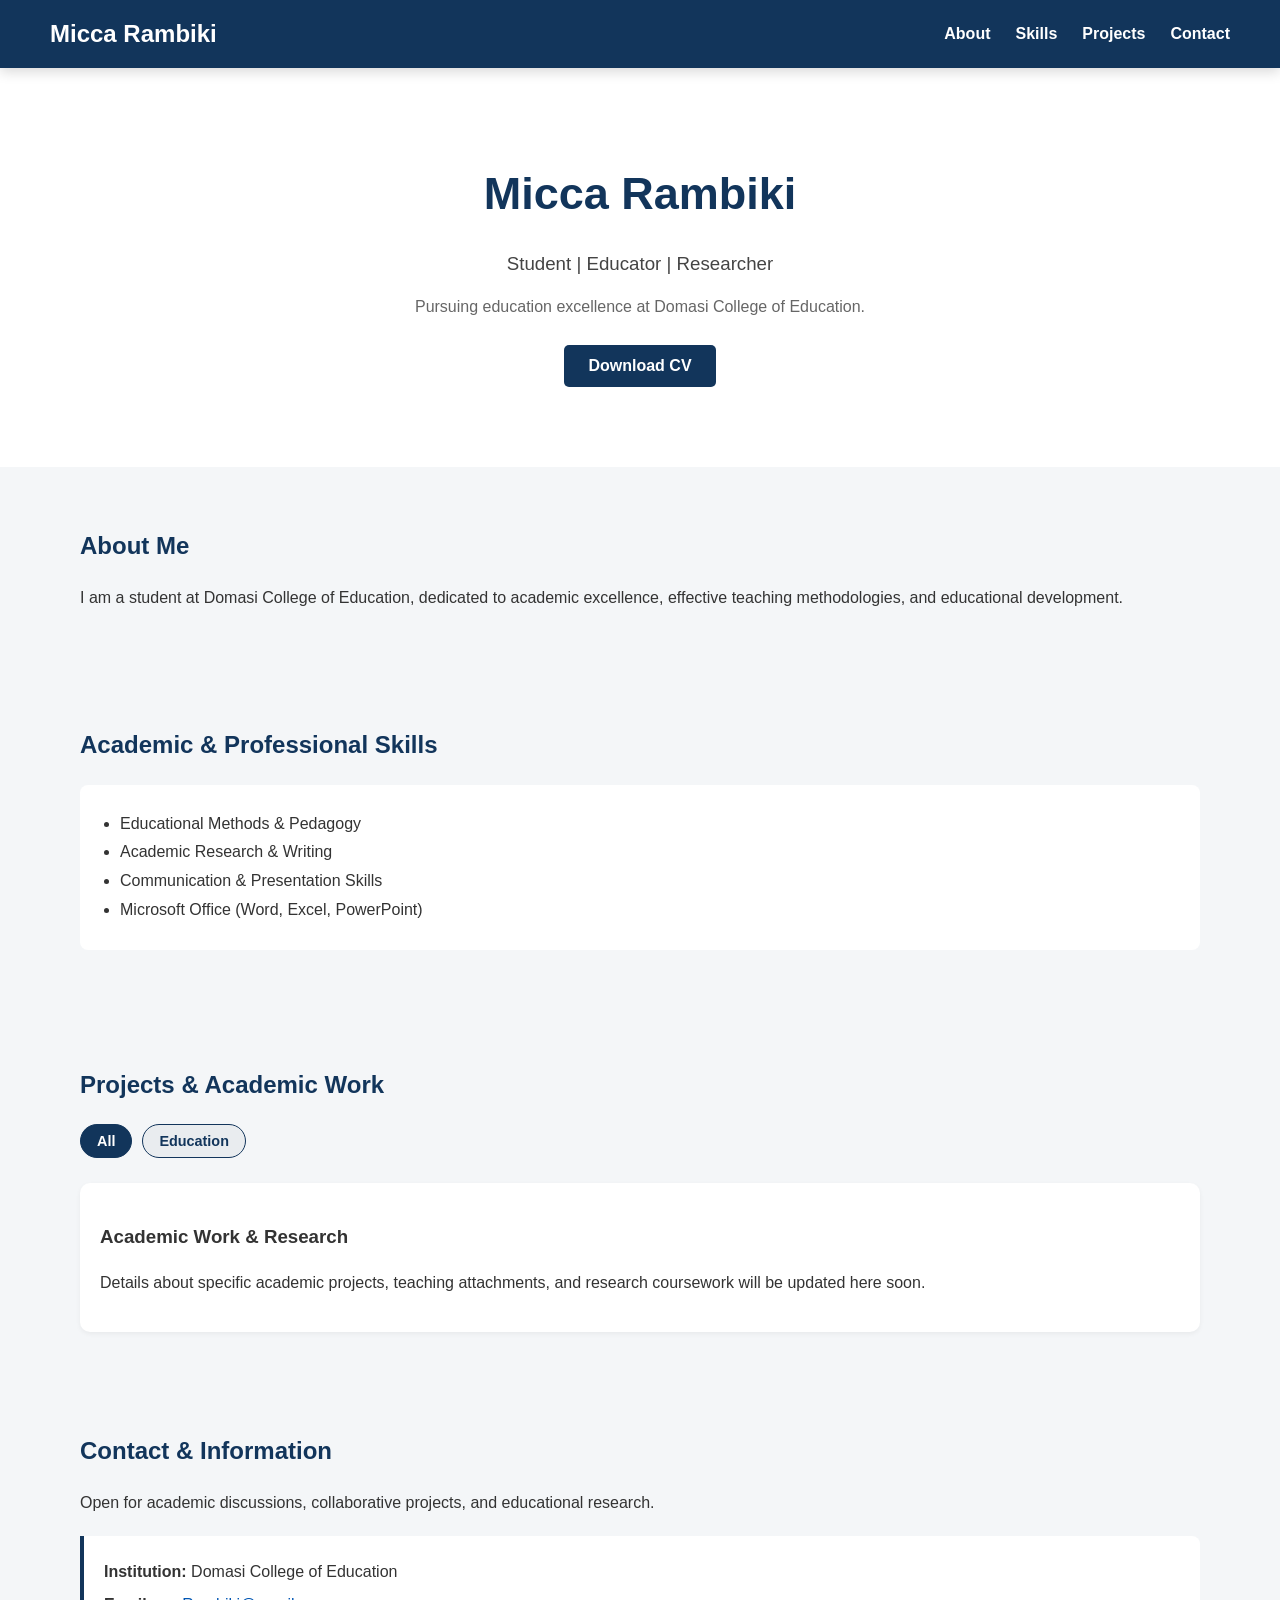
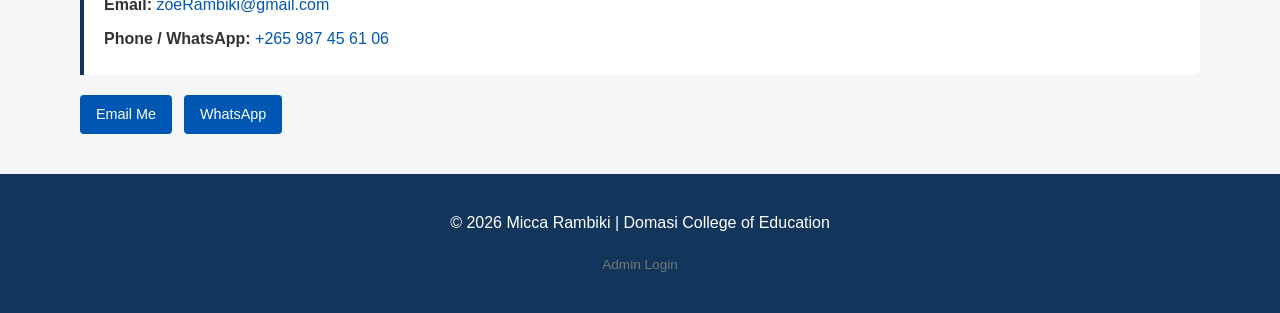
<file: index.html>
<!DOCTYPE html>
<html lang="en">

<head>
    <meta charset="UTF-8">
    <meta name="viewport" content="width=device-width, initial-scale=1.0">
    
    <!-- Google Search Console Verification Tag -->
    <meta name="google-site-verification" content="URq9MyVXZvSn1T98LMIIbwQXafwOn6r6nDMaiPAJlKs" />

    <!-- Search Engine Meta Tags -->
    <title>Micca Rambiki | Educator & Student Portfolio</title>
    <meta name="description" content="Official portfolio of Micca Rambiki, educator and student at Domasi College of Education in Malawi. Explore academic background, projects, and contact details.">
    <meta name="keywords" content="Micca Rambiki, Domasi College of Education, Educator Malawi, Micca Rambiki Portfolio, Education Malawi, Teaching Pedagogy">
    <meta name="author" content="Micca Rambiki">
    <meta name="robots" content="index, follow">

    <!-- Open Graph Meta Tags for Social Media Sharing -->
    <meta property="og:title" content="Micca Rambiki | Educator & Student Portfolio" />
    <meta property="og:description" content="Official portfolio of Micca Rambiki, student at Domasi College of Education." />
    <meta property="og:type" content="website" />

    <!-- Netlify Identity Widget -->
    <script src="https://identity.netlify.com/v1/netlify-identity-widget.js"></script>

    <!-- Structured Data (JSON-LD) for Search Engine Rich Results -->
    <script type="application/ld+json">
    {
      "@context": "https://schema.org",
      "@type": "Person",
      "name": "Micca Rambiki",
      "jobTitle": "Educator & Student",
      "worksFor": {
        "@type": "CollegeOrUniversity",
        "name": "Domasi College of Education"
      },
      "email": "mailto:zoeRambiki@gmail.com",
      "telephone": "+265987456106"
    }
    </script>

    <!-- CSS Link -->
    <link rel="stylesheet" href="style.css">
</head>

<body>

    <!-- Navigation Bar -->
    <nav>
        <h2>Micca Rambiki</h2>

        <ul>
            <li><a href="#about">About</a></li>
            <li><a href="#skills">Skills</a></li>
            <li><a href="#projects">Projects</a></li>
            <li><a href="#contact">Contact</a></li>
        </ul>
    </nav>

    <!-- Hero Section -->
    <section class="hero">
        <h1 id="hero-name">Micca Rambiki</h1>

        <h3 id="hero-subtitle">
            Student | Educator | Researcher
        </h3>

        <p id="hero-desc">
            Pursuing education excellence at Domasi College of Education.
        </p>

        <!-- Visible CV Button -->
        <button onclick="alert('CV will be available soon.')">Download CV</button>
    </section>

    <!-- About Section -->
    <section id="about">
        <h2 id="about-title">About Me</h2>

        <p id="about-text">
            I am a student at Domasi College of Education, dedicated to academic excellence, 
            effective teaching methodologies, and educational development. More updates on my 
            specific research focus and specializations will be added soon.
        </p>
    </section>

    <!-- Skills Section -->
    <section id="skills">
        <h2>Academic & Professional Skills</h2>

        <ul>
            <li>Educational Methods & Pedagogy</li>
            <li>Academic Research & Writing</li>
            <li>Communication & Presentation Skills</li>
            <li>Microsoft Office (Word, Excel, PowerPoint)</li>
        </ul>
    </section>

    <!-- Projects Section -->
    <section id="projects">
        <h2>Projects & Academic Work</h2>

        <!-- Interactive Project Filter Buttons -->
        <div class="filter-container">
            <button class="filter-btn active" data-filter="all">All</button>
            <button class="filter-btn" data-filter="education">Education</button>
        </div>

        <div class="cards">
            <div class="project-card" data-category="education">
                <h3>Academic Work & Research</h3>
                <p>
                    Details about specific academic projects, teaching attachments, and research coursework 
                    will be updated here soon.
                </p>
            </div>
        </div>
    </section>

    <!-- Contact Section -->
    <section id="contact">
        <h2>Contact & Information</h2>

        <p>
            Open for academic discussions, collaborative projects, and educational research.
        </p>

        <div class="contact-info">
            <p><strong>Institution:</strong> <span id="contact-inst">Domasi College of Education</span></p>
            <p><strong>Email:</strong> <a id="contact-email" href="mailto:zoeRambiki@gmail.com">zoeRambiki@gmail.com</a></p>
            <p><strong>Phone / WhatsApp:</strong> <a id="contact-phone" href="tel:+265987456106">+265 987 45 61 06</a></p>
        </div>

        <div class="contact-links">
            <a href="mailto:zoeRambiki@gmail.com" class="btn">Email Me</a>
            <a href="https://wa.me/265987456106" target="_blank" class="btn">WhatsApp</a>
        </div>
    </section>

    <!-- Footer with Direct Admin Path -->
    <footer>
        <p>
            © 2026 Micca Rambiki | Domasi College of Education
        </p>
        <p>
            <a href="/admin/index.html" style="color: #777; font-size: 0.85rem; text-decoration: none;">Admin Login</a>
        </p>
    </footer>

    <!-- JavaScript File -->
    <script src="script.js"></script>

    <!-- Netlify Identity Redirect Handler -->
    <script>
      if (window.netlifyIdentity) {
        window.netlifyIdentity.on("init", user => {
          if (!user) {
            window.netlifyIdentity.on("login", () => {
              document.location.href = "/admin/index.html";
            });
          }
        });
      }
    </script>

    <!-- Live Data Fetch Script from CMS JSON -->
    <script>
      fetch('/_data/content.json')
        .then(response => response.json())
        .then(data => {
          if(data.hero_name) document.getElementById('hero-name').innerText = data.hero_name;
          if(data.hero_subtitle) document.getElementById('hero-subtitle').innerText = data.hero_subtitle;
          if(data.hero_description) document.getElementById('hero-desc').innerText = data.hero_description;
          if(data.about_title) document.getElementById('about-title').innerText = data.about_title;
          if(data.about_text) document.getElementById('about-text').innerText = data.about_text;
          if(data.institution) document.getElementById('contact-inst').innerText = data.institution;
          if(data.email) {
            const emailEl = document.getElementById('contact-email');
            emailEl.innerText = data.email;
            emailEl.href = 'mailto:' + data.email;
          }
          if(data.phone) {
            const phoneEl = document.getElementById('contact-phone');
            phoneEl.innerText = data.phone;
            phoneEl.href = 'tel:' + data.phone.replace(/\s+/g, '');
          }
        })
        .catch(err => console.log('Using static default content.'));
    </script>

</body>
</html>
</file>
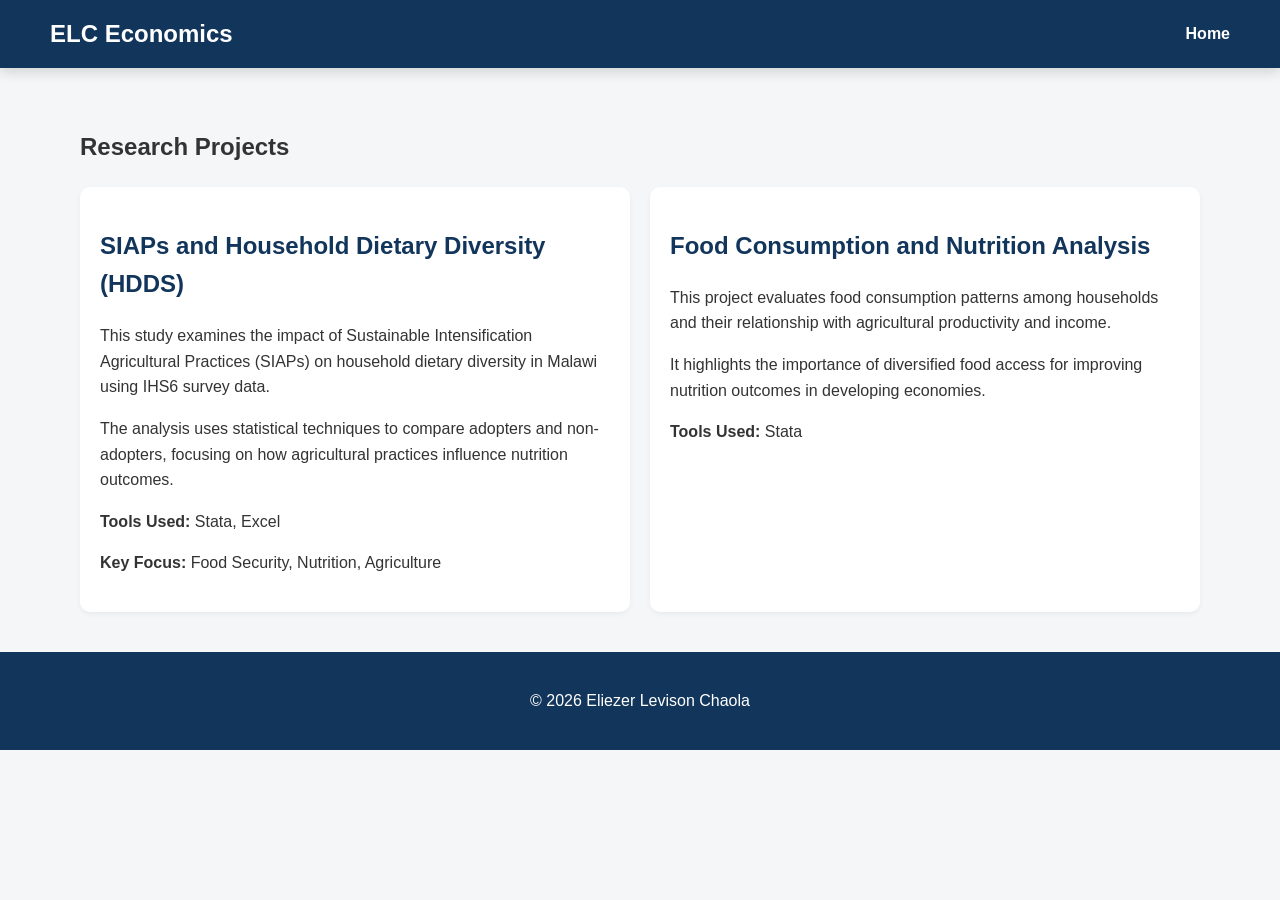
<file: projects.html>
<!DOCTYPE html>
<html lang="en">

<head>
    <meta charset="UTF-8">
    <meta name="viewport" content="width=device-width, initial-scale=1.0">
    <title>Research Projects | Eliezer Chaola</title>
    <link rel="stylesheet" href="style.css">
</head>

<body>

    <!-- Navigation -->
    <nav>
        <h2>ELC Economics</h2>

        <ul>
            <li><a href="index.html">Home</a></li>
        </ul>
    </nav>


    <!-- Projects Section -->
    <section>

        <h1>Research Projects</h1>

        <div class="cards">

            <div>
                <h2>SIAPs and Household Dietary Diversity (HDDS)</h2>

                <p>
                    This study examines the impact of Sustainable Intensification
                    Agricultural Practices (SIAPs) on household dietary diversity
                    in Malawi using IHS6 survey data.
                </p>

                <p>
                    The analysis uses statistical techniques to compare adopters
                    and non-adopters, focusing on how agricultural practices
                    influence nutrition outcomes.
                </p>

                <p><strong>Tools Used:</strong> Stata, Excel</p>

                <p><strong>Key Focus:</strong> Food Security, Nutrition, Agriculture</p>
            </div>


            <div>
                <h2>Food Consumption and Nutrition Analysis</h2>

                <p>
                    This project evaluates food consumption patterns among households
                    and their relationship with agricultural productivity and income.
                </p>

                <p>
                    It highlights the importance of diversified food access
                    for improving nutrition outcomes in developing economies.
                </p>

                <p><strong>Tools Used:</strong> Stata</p>

            </div>

        </div>

    </section>


    <footer>
        <p>© 2026 Eliezer Levison Chaola</p>
    </footer>

</body>

</html>
</file>
<file: style.css>
/* ==========================================================================
   Global Resets & Base Styling
   ========================================================================== */
body {
    font-family: Arial, sans-serif;
    margin: 0;
    padding: 0;
    background: #f4f6f8;
    color: #333;
    line-height: 1.6;
}

/* ==========================================================================
   Navigation Bar (Sticky + Animated Links)
   ========================================================================== */
nav {
    display: flex;
    justify-content: space-between;
    align-items: center;
    background: #12355b;
    color: white;
    padding: 15px 50px;
    position: sticky;        /* Keeps nav fixed at top */
    top: 0;
    z-index: 1000;
    box-shadow: 0 4px 12px rgba(0, 0, 0, 0.15); /* Adds subtle shadow */
}

nav h2 {
    margin: 0;
    font-size: 1.5rem;
}

nav ul {
    list-style: none;
    display: flex;
    gap: 25px;
    margin: 0;
    padding: 0;
}

nav ul li a {
    position: relative;
    color: white;
    text-decoration: none;
    font-weight: bold;
    padding-bottom: 4px;
    transition: color 0.3s ease;
}

/* Animated Underline Effect */
nav ul li a::after {
    content: '';
    position: absolute;
    width: 0%;
    height: 2px;
    bottom: 0;
    left: 0;
    background-color: #4dabf7;
    transition: width 0.3s ease;
}

nav ul li a:hover::after {
    width: 100%;
}

/* Scrollspy Active State */
nav ul li a.active {
    color: #4dabf7;
}

nav ul li a.active::after {
    width: 100%;
}

/* ==========================================================================
   Hero Section & Profile Picture
   ========================================================================== */
.hero {
    text-align: center;
    padding: 80px 20px;
    background: white;
}

.profile {
    width: 150px;
    height: 150px;
    border-radius: 50%;
    object-fit: cover;
    margin-bottom: 20px;
    border: 3px solid #12355b;
}

.hero h1 {
    font-size: 45px;
    color: #12355b;
    margin: 10px 0;
}

.hero h3 {
    font-weight: normal;
    color: #444;
    margin-bottom: 15px;
}

.hero p {
    max-width: 600px;
    margin: 0 auto 25px auto;
    color: #666;
}

button {
    background: #12355b;
    color: white;
    padding: 12px 24px;
    border: none;
    border-radius: 5px;
    font-size: 1rem;
    cursor: pointer;
    font-weight: bold;
}

button:hover {
    background: #003d80;
}

/* ==========================================================================
   General Section Layout
   ========================================================================== */
section {
    padding: 40px 80px;
}

section h2 {
    color: #12355b;
}

#skills ul {
    background: white;
    padding: 25px 40px;
    border-radius: 8px;
    line-height: 1.8;
}

/* ==========================================================================
   Project & Research Cards
   ========================================================================== */
.cards {
    display: flex;
    gap: 20px;
    flex-wrap: wrap;
}

.cards > div {
    background: white;
    padding: 20px;
    border-radius: 10px;
    flex: 1;
    min-width: 280px;
    box-shadow: 0 2px 5px rgba(0,0,0,0.05);
    transition: transform 0.3s ease, box-shadow 0.3s ease;
}

.cards > div:hover {
    transform: translateY(-5px);
    box-shadow: 0 5px 20px rgba(0,0,0,0.1);
}

/* ==========================================================================
   Interactive Project Filter Buttons
   ========================================================================== */
.filter-container {
    display: flex;
    gap: 10px;
    margin-bottom: 25px;
    flex-wrap: wrap;
}

.filter-btn {
    background: #e9ecef;
    color: #12355b;
    border: 1px solid #12355b;
    padding: 8px 16px;
    border-radius: 20px;
    font-size: 0.9rem;
    cursor: pointer;
    transition: all 0.2s ease;
}

.filter-btn:hover,
.filter-btn.active {
    background: #12355b;
    color: #ffffff;
}

/* ==========================================================================
   Buttons & External Links
   ========================================================================== */
.contact-links, 
.project-links {
    margin-top: 15px;
    display: flex;
    gap: 12px;
    flex-wrap: wrap;
}

.btn, 
.project-links a {
    display: inline-block;
    padding: 8px 16px;
    background-color: #0056b3;
    color: #ffffff;
    text-decoration: none;
    border-radius: 4px;
    font-size: 0.9rem;
    font-weight: 500;
}

.btn:hover, 
.project-links a:hover {
    background-color: #003d80;
}

.contact-info {
    background: white;
    border-left: 4px solid #12355b;
    padding: 15px 20px;
    margin: 20px 0;
    border-radius: 0 8px 8px 0;
}

.contact-info p {
    margin: 8px 0;
}

.contact-info a {
    color: #0056b3;
    text-decoration: none;
}

/* ==========================================================================
   Footer
   ========================================================================== */
footer {
    text-align: center;
    background: #12355b;
    color: white;
    padding: 20px;
}
</file>
